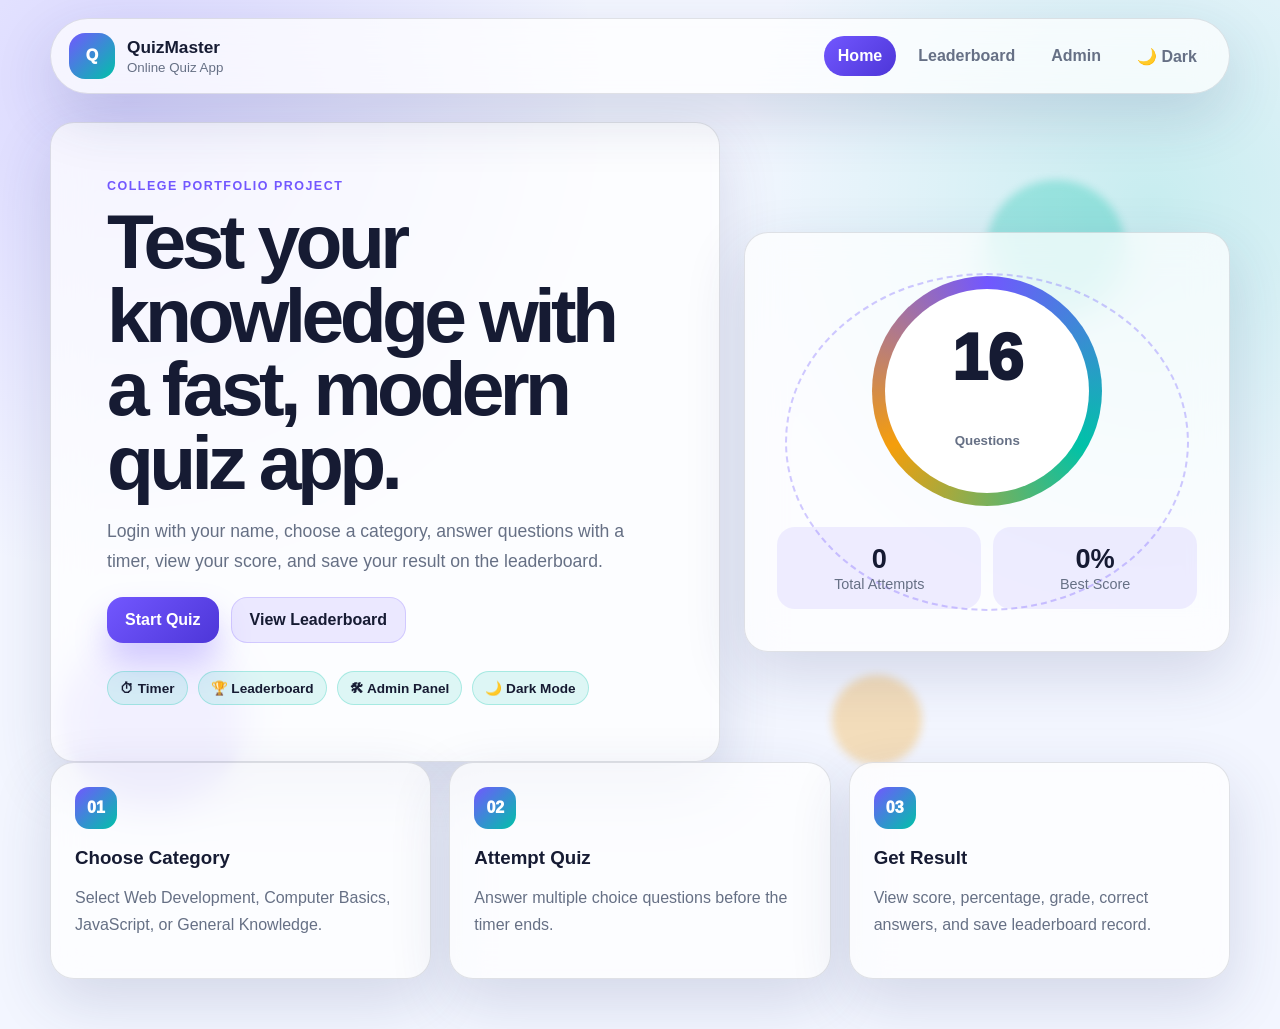
<file: index.html>
<!DOCTYPE html>
<html lang="en">
<head>
  <meta charset="UTF-8" />
  <meta name="viewport" content="width=device-width, initial-scale=1.0" />
  <meta name="description" content="Online Quiz App with timer, score calculation, leaderboard, admin question manager, dark mode and responsive design." />
  <title>Online Quiz App | QuizMaster</title>
  <link rel="stylesheet" href="style.css" />
</head>
<body>
  <div class="background-shapes">
    <span></span>
    <span></span>
    <span></span>
  </div>

  <header class="site-header">
    <a class="brand" href="#home" data-go="home">
      <span class="brand-icon">Q</span>
      <span>
        <strong>QuizMaster</strong>
        <small>Online Quiz App</small>
      </span>
    </a>

    <button class="menu-btn" id="menuBtn" aria-label="Open menu">☰</button>

    <nav class="nav" id="nav">
      <a href="#home" class="nav-link active" data-go="home">Home</a>
      <a href="#leaderboard" class="nav-link" data-go="leaderboard">Leaderboard</a>
      <a href="#admin" class="nav-link" data-go="admin">Admin</a>
      <button class="theme-btn" id="themeToggle" type="button">🌙 Dark</button>
    </nav>
  </header>

  <main>
    <section class="page active" id="home">
      <div class="hero">
        <div class="hero-content">
          <p class="eyebrow">College Portfolio Project</p>
          <h1>Test your knowledge with a fast, modern quiz app.</h1>
          <p class="hero-text">
            Login with your name, choose a category, answer questions with a timer,
            view your score, and save your result on the leaderboard.
          </p>

          <div class="hero-actions">
            <button class="primary-btn" data-go="startQuiz" type="button">Start Quiz</button>
            <button class="secondary-btn" data-go="leaderboard" type="button">View Leaderboard</button>
          </div>

          <div class="feature-pills">
            <span>⏱ Timer</span>
            <span>🏆 Leaderboard</span>
            <span>🛠 Admin Panel</span>
            <span>🌙 Dark Mode</span>
          </div>
        </div>

        <div class="hero-card">
          <div class="score-ring">
            <span id="heroQuestionCount">0</span>
            <small>Questions</small>
          </div>
          <div class="mini-stats">
            <article>
              <strong id="heroAttempts">0</strong>
              <span>Total Attempts</span>
            </article>
            <article>
              <strong id="heroBestScore">0%</strong>
              <span>Best Score</span>
            </article>
          </div>
        </div>
      </div>

      <div class="cards-grid">
        <article class="info-card">
          <span>01</span>
          <h3>Choose Category</h3>
          <p>Select Web Development, Computer Basics, JavaScript, or General Knowledge.</p>
        </article>
        <article class="info-card">
          <span>02</span>
          <h3>Attempt Quiz</h3>
          <p>Answer multiple choice questions before the timer ends.</p>
        </article>
        <article class="info-card">
          <span>03</span>
          <h3>Get Result</h3>
          <p>View score, percentage, grade, correct answers, and save leaderboard record.</p>
        </article>
      </div>
    </section>

    <section class="page" id="startQuiz">
      <div class="section-card setup-card">
        <div class="section-heading">
          <div>
            <p class="eyebrow">Get Started</p>
            <h2>Quiz Setup</h2>
          </div>
          <span class="badge">No backend required</span>
        </div>

        <form id="setupForm" class="setup-form">
          <label>
            Your Name *
            <input type="text" id="playerName" placeholder="Enter your full name" required />
            <small class="error" id="nameError"></small>
          </label>

          <label>
            Email
            <input type="email" id="playerEmail" placeholder="Optional email" />
          </label>

          <label>
            Select Category *
            <select id="categorySelect" required></select>
            <small class="error" id="categoryError"></small>
          </label>

          <label>
            Number of Questions
            <select id="limitSelect">
              <option value="5">5 Questions</option>
              <option value="10">10 Questions</option>
              <option value="all">All Questions</option>
            </select>
          </label>

          <button class="primary-btn full-btn" type="submit">Start Now</button>
        </form>
      </div>
    </section>

    <section class="page" id="quizPage">
      <div class="quiz-layout">
        <aside class="quiz-panel">
          <div class="timer-box">
            <span>Time Left</span>
            <strong id="timer">00:00</strong>
          </div>

          <div class="progress-box">
            <span>Progress</span>
            <div class="progress-track">
              <div class="progress-fill" id="progressFill"></div>
            </div>
            <small id="progressText">Question 1 of 5</small>
          </div>

          <div class="question-map" id="questionMap"></div>

          <button class="danger-btn full-btn" id="quitQuizBtn" type="button">Quit Quiz</button>
        </aside>

        <div class="section-card quiz-card">
          <div class="quiz-top">
            <div>
              <p class="eyebrow" id="quizCategoryLabel">Category</p>
              <h2 id="questionTitle">Question text</h2>
            </div>
            <span class="badge" id="questionMarks">1 Mark</span>
          </div>

          <div class="options" id="optionsBox"></div>

          <div class="quiz-actions">
            <button class="secondary-btn" id="prevBtn" type="button">Previous</button>
            <button class="secondary-btn" id="nextBtn" type="button">Next</button>
            <button class="primary-btn" id="submitQuizBtn" type="button">Submit Quiz</button>
          </div>
        </div>
      </div>
    </section>

    <section class="page" id="resultPage">
      <div class="section-card result-card">
        <div class="result-hero">
          <div>
            <p class="eyebrow">Quiz Completed</p>
            <h2 id="resultTitle">Great Work!</h2>
            <p id="resultMessage">Your result is ready.</p>
          </div>
          <div class="result-score">
            <strong id="resultPercent">0%</strong>
            <span id="resultGrade">Grade</span>
          </div>
        </div>

        <div class="result-grid">
          <article>
            <strong id="correctCount">0</strong>
            <span>Correct</span>
          </article>
          <article>
            <strong id="wrongCount">0</strong>
            <span>Wrong</span>
          </article>
          <article>
            <strong id="totalCount">0</strong>
            <span>Total</span>
          </article>
          <article>
            <strong id="timeTaken">00:00</strong>
            <span>Time Taken</span>
          </article>
        </div>

        <div class="result-actions">
          <button class="primary-btn" id="retryBtn" type="button">Try Again</button>
          <button class="secondary-btn" id="reviewBtn" type="button">Review Answers</button>
          <button class="secondary-btn" id="printResultBtn" type="button">Print Result</button>
        </div>

        <div class="review-box" id="reviewBox"></div>
      </div>
    </section>

    <section class="page" id="leaderboard">
      <div class="section-card">
        <div class="section-heading">
          <div>
            <p class="eyebrow">Top Scores</p>
            <h2>Leaderboard</h2>
          </div>
          <button class="danger-btn" id="clearLeaderboardBtn" type="button">Clear Records</button>
        </div>

        <div class="table-wrap">
          <table>
            <thead>
              <tr>
                <th>Rank</th>
                <th>Player</th>
                <th>Category</th>
                <th>Score</th>
                <th>Grade</th>
                <th>Date</th>
              </tr>
            </thead>
            <tbody id="leaderboardTable"></tbody>
          </table>
        </div>
        <p class="empty-message" id="leaderboardEmpty">No quiz attempts yet.</p>
      </div>
    </section>

    <section class="page" id="admin">
      <div class="section-card" id="adminLoginCard">
        <div class="section-heading">
          <div>
            <p class="eyebrow">Admin Access</p>
            <h2>Question Manager Login</h2>
          </div>
          <span class="badge">Demo Password</span>
        </div>

        <form id="adminLoginForm" class="setup-form">
          <label>
            Admin Password
            <input type="password" id="adminPassword" placeholder="Enter admin password" />
            <small class="hint">Default password: <b>admin123</b></small>
          </label>
          <button class="primary-btn full-btn" type="submit">Login as Admin</button>
        </form>
      </div>

      <div class="admin-dashboard hidden" id="adminDashboard">
        <div class="section-card">
          <div class="section-heading">
            <div>
              <p class="eyebrow">Admin Panel</p>
              <h2>Add / Edit Questions</h2>
            </div>
            <button class="secondary-btn" id="adminLogoutBtn" type="button">Logout</button>
          </div>

          <form id="questionForm" class="question-form">
            <input type="hidden" id="questionId" />

            <label>
              Category *
              <input type="text" id="questionCategory" placeholder="Example: JavaScript" />
              <small class="error" id="questionCategoryError"></small>
            </label>

            <label>
              Question *
              <textarea id="questionText" rows="3" placeholder="Enter question"></textarea>
              <small class="error" id="questionTextError"></small>
            </label>

            <div class="option-grid">
              <label>Option A * <input type="text" id="optionA" /></label>
              <label>Option B * <input type="text" id="optionB" /></label>
              <label>Option C * <input type="text" id="optionC" /></label>
              <label>Option D * <input type="text" id="optionD" /></label>
            </div>

            <label>
              Correct Answer *
              <select id="correctAnswer">
                <option value="">Select correct option</option>
                <option value="0">Option A</option>
                <option value="1">Option B</option>
                <option value="2">Option C</option>
                <option value="3">Option D</option>
              </select>
              <small class="error" id="correctAnswerError"></small>
            </label>

            <div class="form-actions">
              <button class="primary-btn" type="submit" id="saveQuestionBtn">Save Question</button>
              <button class="secondary-btn" type="button" id="resetQuestionBtn">Clear</button>
              <button class="danger-btn" type="button" id="resetDefaultQuestionsBtn">Reset Default Questions</button>
            </div>
          </form>
        </div>

        <div class="section-card">
          <div class="section-heading">
            <div>
              <p class="eyebrow">Questions</p>
              <h2>Question Bank</h2>
            </div>
            <input type="search" id="adminSearch" placeholder="Search questions..." />
          </div>

          <div id="questionList" class="question-list"></div>
        </div>
      </div>
    </section>
  </main>

  <div class="toast" id="toast"></div>

  <script src="app.js"></script>
</body>
</html>
</file>
<file: style.css>
/* ======================================================
   QuizMaster - Online Quiz App
   HTML + CSS + JavaScript Portfolio Project
====================================================== */

:root {
  --bg: #f3f6ff;
  --bg-2: #ffffff;
  --text: #161b33;
  --muted: #667085;
  --primary: #7257ff;
  --primary-dark: #4d36d8;
  --accent: #00c2a8;
  --warning: #f59e0b;
  --danger: #ef4444;
  --success: #16a34a;
  --border: rgba(22, 27, 51, 0.12);
  --shadow: 0 22px 60px rgba(46, 58, 115, 0.16);
  --radius: 24px;
}

[data-theme="dark"] {
  --bg: #090b1a;
  --bg-2: #13172b;
  --text: #f7f8ff;
  --muted: #a5acc7;
  --primary: #9d8cff;
  --primary-dark: #7257ff;
  --accent: #24e0c8;
  --border: rgba(247, 248, 255, 0.14);
  --shadow: 0 22px 60px rgba(0, 0, 0, 0.34);
}

* {
  box-sizing: border-box;
}

html {
  scroll-behavior: smooth;
}

body {
  margin: 0;
  min-height: 100vh;
  font-family: "Segoe UI", Arial, sans-serif;
  color: var(--text);
  background:
    radial-gradient(circle at 10% 10%, rgba(114, 87, 255, 0.20), transparent 32%),
    radial-gradient(circle at 90% 20%, rgba(0, 194, 168, 0.18), transparent 30%),
    var(--bg);
  overflow-x: hidden;
}

button,
input,
select,
textarea {
  font: inherit;
}

button {
  cursor: pointer;
}

.background-shapes span {
  position: fixed;
  border-radius: 999px;
  filter: blur(4px);
  opacity: 0.28;
  animation: float 8s ease-in-out infinite alternate;
  z-index: -1;
}

.background-shapes span:nth-child(1) {
  width: 180px;
  height: 180px;
  left: 5%;
  bottom: 10%;
  background: var(--primary);
}

.background-shapes span:nth-child(2) {
  width: 140px;
  height: 140px;
  right: 12%;
  top: 20%;
  background: var(--accent);
  animation-delay: 1s;
}

.background-shapes span:nth-child(3) {
  width: 90px;
  height: 90px;
  right: 28%;
  bottom: 15%;
  background: var(--warning);
  animation-delay: 2s;
}

@keyframes float {
  to {
    transform: translateY(-30px) translateX(20px) scale(1.08);
  }
}

.site-header {
  width: min(1180px, calc(100% - 28px));
  margin: 18px auto 0;
  padding: 14px 18px;
  border-radius: 999px;
  border: 1px solid var(--border);
  background: rgba(255, 255, 255, 0.72);
  backdrop-filter: blur(18px);
  box-shadow: var(--shadow);
  display: flex;
  align-items: center;
  justify-content: space-between;
  position: sticky;
  top: 16px;
  z-index: 50;
}

[data-theme="dark"] .site-header {
  background: rgba(19, 23, 43, 0.78);
}

.brand {
  text-decoration: none;
  color: var(--text);
  display: inline-flex;
  align-items: center;
  gap: 12px;
}

.brand-icon {
  width: 46px;
  height: 46px;
  border-radius: 16px;
  color: #fff;
  display: grid;
  place-items: center;
  font-weight: 1000;
  background: linear-gradient(135deg, var(--primary), var(--accent));
}

.brand strong {
  display: block;
  font-size: 1.08rem;
}

.brand small {
  color: var(--muted);
}

.nav {
  display: flex;
  align-items: center;
  gap: 8px;
}

.nav a,
.theme-btn {
  text-decoration: none;
  color: var(--muted);
  border: 0;
  background: transparent;
  padding: 11px 14px;
  border-radius: 999px;
  font-weight: 800;
  transition: 0.25s ease;
}

.nav a:hover,
.nav a.active,
.theme-btn:hover {
  color: #fff;
  background: linear-gradient(135deg, var(--primary), var(--primary-dark));
}

.menu-btn {
  display: none;
  border: 1px solid var(--border);
  background: var(--bg-2);
  color: var(--text);
  width: 42px;
  height: 42px;
  border-radius: 14px;
}

main {
  width: min(1180px, calc(100% - 28px));
  margin: 28px auto 50px;
}

.page {
  display: none;
  animation: fadeUp 0.45s ease;
}

.page.active {
  display: block;
}

.hidden {
  display: none !important;
}

@keyframes fadeUp {
  from {
    opacity: 0;
    transform: translateY(18px);
  }

  to {
    opacity: 1;
    transform: translateY(0);
  }
}

.hero {
  min-height: 640px;
  display: grid;
  grid-template-columns: 1.16fr 0.84fr;
  gap: 24px;
  align-items: center;
}

.hero-content,
.hero-card,
.section-card,
.info-card,
.quiz-panel {
  background: rgba(255, 255, 255, 0.72);
  border: 1px solid var(--border);
  backdrop-filter: blur(18px);
  border-radius: var(--radius);
  box-shadow: var(--shadow);
}

[data-theme="dark"] .hero-content,
[data-theme="dark"] .hero-card,
[data-theme="dark"] .section-card,
[data-theme="dark"] .info-card,
[data-theme="dark"] .quiz-panel {
  background: rgba(19, 23, 43, 0.76);
}

.hero-content {
  padding: clamp(28px, 5vw, 56px);
}

.eyebrow {
  margin: 0;
  color: var(--primary);
  font-size: 0.78rem;
  font-weight: 900;
  text-transform: uppercase;
  letter-spacing: 0.12em;
}

h1,
h2,
h3 {
  margin-top: 0;
}

.hero h1 {
  margin: 12px 0 16px;
  font-size: clamp(2.4rem, 6vw, 5.5rem);
  line-height: 0.96;
  letter-spacing: -0.06em;
}

.hero-text {
  color: var(--muted);
  max-width: 650px;
  font-size: 1.1rem;
  line-height: 1.7;
}

.hero-actions,
.result-actions,
.quiz-actions,
.form-actions {
  display: flex;
  flex-wrap: wrap;
  gap: 12px;
  margin-top: 20px;
}

.primary-btn,
.secondary-btn,
.danger-btn {
  border: 0;
  border-radius: 16px;
  padding: 13px 18px;
  font-weight: 900;
  transition: 0.25s ease;
}

.primary-btn {
  color: #fff;
  background: linear-gradient(135deg, var(--primary), var(--primary-dark));
  box-shadow: 0 18px 32px rgba(114, 87, 255, 0.28);
}

.secondary-btn {
  color: var(--text);
  background: rgba(114, 87, 255, 0.12);
  border: 1px solid rgba(114, 87, 255, 0.22);
}

.danger-btn {
  color: #fff;
  background: linear-gradient(135deg, var(--danger), #b91c1c);
}

.primary-btn:hover,
.secondary-btn:hover,
.danger-btn:hover {
  transform: translateY(-3px);
}

.full-btn {
  width: 100%;
}

.feature-pills {
  display: flex;
  flex-wrap: wrap;
  gap: 10px;
  margin-top: 28px;
}

.feature-pills span,
.badge {
  display: inline-flex;
  align-items: center;
  gap: 6px;
  color: var(--text);
  background: rgba(0, 194, 168, 0.12);
  border: 1px solid rgba(0, 194, 168, 0.25);
  padding: 8px 12px;
  border-radius: 999px;
  font-size: 0.85rem;
  font-weight: 900;
}

.hero-card {
  min-height: 420px;
  padding: 32px;
  display: grid;
  place-items: center;
  text-align: center;
  position: relative;
  overflow: hidden;
}

.hero-card::before {
  content: "";
  position: absolute;
  inset: 40px;
  border: 2px dashed rgba(114, 87, 255, 0.32);
  border-radius: 50%;
  animation: spin 18s linear infinite;
}

.score-ring {
  width: 230px;
  height: 230px;
  border-radius: 50%;
  display: grid;
  place-items: center;
  background:
    linear-gradient(var(--bg-2), var(--bg-2)) padding-box,
    conic-gradient(var(--primary), var(--accent), var(--warning), var(--primary)) border-box;
  border: 13px solid transparent;
  z-index: 1;
}

.score-ring span {
  font-size: 4rem;
  font-weight: 1000;
}

.score-ring small {
  color: var(--muted);
  font-weight: 800;
  margin-top: -40px;
}

.mini-stats {
  display: grid;
  grid-template-columns: repeat(2, 1fr);
  gap: 12px;
  width: 100%;
  z-index: 1;
}

.mini-stats article {
  background: rgba(114, 87, 255, 0.10);
  border-radius: 18px;
  padding: 16px;
}

.mini-stats strong {
  display: block;
  font-size: 1.7rem;
}

.mini-stats span {
  color: var(--muted);
  font-size: 0.9rem;
}

@keyframes spin {
  to {
    transform: rotate(360deg);
  }
}

.cards-grid {
  display: grid;
  grid-template-columns: repeat(3, 1fr);
  gap: 18px;
}

.info-card {
  padding: 24px;
  transition: 0.25s ease;
}

.info-card:hover {
  transform: translateY(-6px);
}

.info-card span {
  display: inline-grid;
  place-items: center;
  width: 42px;
  height: 42px;
  color: #fff;
  border-radius: 14px;
  font-weight: 1000;
  background: linear-gradient(135deg, var(--primary), var(--accent));
}

.info-card h3 {
  margin: 18px 0 8px;
}

.info-card p {
  color: var(--muted);
  line-height: 1.65;
}

.section-card {
  padding: clamp(22px, 4vw, 34px);
}

.setup-card {
  max-width: 760px;
  margin: 60px auto;
}

.section-heading {
  display: flex;
  justify-content: space-between;
  align-items: flex-start;
  gap: 18px;
  margin-bottom: 22px;
}

.section-heading h2 {
  margin: 8px 0 0;
  font-size: clamp(1.7rem, 4vw, 2.6rem);
}

.setup-form,
.question-form {
  display: grid;
  gap: 18px;
}

label {
  display: grid;
  gap: 8px;
  font-weight: 900;
}

input,
select,
textarea {
  width: 100%;
  border: 1px solid var(--border);
  color: var(--text);
  background: var(--bg-2);
  border-radius: 15px;
  padding: 13px 14px;
  outline: none;
  transition: 0.2s ease;
}

input:focus,
select:focus,
textarea:focus {
  border-color: var(--primary);
  box-shadow: 0 0 0 4px rgba(114, 87, 255, 0.16);
}

.error {
  color: var(--danger);
  min-height: 17px;
}

.hint {
  color: var(--muted);
  font-weight: 600;
}

.quiz-layout {
  display: grid;
  grid-template-columns: 300px 1fr;
  gap: 20px;
  align-items: start;
}

.quiz-panel {
  padding: 22px;
  position: sticky;
  top: 110px;
}

.timer-box,
.progress-box {
  background: rgba(114, 87, 255, 0.10);
  border: 1px solid rgba(114, 87, 255, 0.20);
  border-radius: 20px;
  padding: 18px;
  margin-bottom: 16px;
}

.timer-box span,
.progress-box span {
  color: var(--muted);
  display: block;
  font-weight: 800;
  margin-bottom: 6px;
}

.timer-box strong {
  font-size: 2.35rem;
}

.progress-track {
  height: 12px;
  background: rgba(114, 87, 255, 0.12);
  border-radius: 999px;
  overflow: hidden;
  margin: 12px 0 8px;
}

.progress-fill {
  height: 100%;
  width: 0%;
  border-radius: inherit;
  background: linear-gradient(90deg, var(--primary), var(--accent));
  transition: 0.25s ease;
}

.question-map {
  display: grid;
  grid-template-columns: repeat(5, 1fr);
  gap: 8px;
  margin-bottom: 18px;
}

.map-btn {
  border: 1px solid var(--border);
  color: var(--text);
  background: var(--bg-2);
  border-radius: 12px;
  min-height: 40px;
  font-weight: 900;
}

.map-btn.active {
  color: #fff;
  background: var(--primary);
}

.map-btn.answered {
  color: #fff;
  background: var(--success);
}

.quiz-card {
  min-height: 520px;
}

.quiz-top {
  display: flex;
  justify-content: space-between;
  gap: 16px;
  align-items: flex-start;
}

.quiz-top h2 {
  margin-top: 8px;
  font-size: clamp(1.45rem, 3vw, 2.35rem);
  line-height: 1.25;
}

.options {
  display: grid;
  gap: 14px;
  margin-top: 24px;
}

.option-btn {
  border: 1px solid var(--border);
  background: var(--bg-2);
  color: var(--text);
  padding: 18px;
  border-radius: 18px;
  text-align: left;
  font-weight: 800;
  transition: 0.2s ease;
}

.option-btn:hover {
  border-color: var(--primary);
  transform: translateY(-2px);
}

.option-btn.selected {
  color: #fff;
  border-color: transparent;
  background: linear-gradient(135deg, var(--primary), var(--primary-dark));
}

.quiz-actions {
  justify-content: space-between;
  margin-top: 30px;
}

.result-hero {
  display: grid;
  grid-template-columns: 1fr 190px;
  gap: 18px;
  align-items: center;
  padding: 24px;
  border-radius: 22px;
  background: linear-gradient(135deg, rgba(114, 87, 255, 0.14), rgba(0, 194, 168, 0.14));
}

.result-hero h2 {
  font-size: clamp(2rem, 4vw, 3.2rem);
  margin: 8px 0;
}

.result-hero p {
  color: var(--muted);
}

.result-score {
  aspect-ratio: 1;
  border-radius: 50%;
  color: #fff;
  display: grid;
  place-items: center;
  background: linear-gradient(135deg, var(--primary), var(--accent));
  box-shadow: var(--shadow);
}

.result-score strong {
  font-size: 3rem;
}

.result-score span {
  margin-top: -48px;
  font-weight: 900;
}

.result-grid {
  margin-top: 18px;
  display: grid;
  grid-template-columns: repeat(4, 1fr);
  gap: 14px;
}

.result-grid article {
  text-align: center;
  border: 1px solid var(--border);
  border-radius: 18px;
  padding: 20px;
  background: var(--bg-2);
}

.result-grid strong {
  display: block;
  font-size: 2rem;
}

.result-grid span {
  color: var(--muted);
  font-weight: 800;
}

.review-box {
  display: none;
  margin-top: 24px;
}

.review-box.show {
  display: grid;
  gap: 14px;
}

.review-item {
  border: 1px solid var(--border);
  border-radius: 18px;
  background: var(--bg-2);
  padding: 18px;
}

.review-item h4 {
  margin: 0 0 12px;
}

.correct {
  color: var(--success);
  font-weight: 900;
}

.incorrect {
  color: var(--danger);
  font-weight: 900;
}

.table-wrap {
  border: 1px solid var(--border);
  border-radius: 18px;
  overflow-x: auto;
}

table {
  width: 100%;
  border-collapse: collapse;
  min-width: 760px;
}

th,
td {
  text-align: left;
  padding: 16px;
  border-bottom: 1px solid var(--border);
}

th {
  color: var(--muted);
  background: rgba(114, 87, 255, 0.08);
  text-transform: uppercase;
  font-size: 0.8rem;
  letter-spacing: 0.08em;
}

tr:last-child td {
  border-bottom: 0;
}

.empty-message {
  text-align: center;
  padding: 24px;
  color: var(--muted);
  display: none;
}

.option-grid {
  display: grid;
  grid-template-columns: repeat(2, 1fr);
  gap: 14px;
}

.question-list {
  display: grid;
  gap: 14px;
}

.question-item {
  border: 1px solid var(--border);
  background: var(--bg-2);
  border-radius: 18px;
  padding: 18px;
}

.question-item h3 {
  margin-bottom: 8px;
}

.question-item p {
  color: var(--muted);
}

.question-actions {
  display: flex;
  flex-wrap: wrap;
  gap: 10px;
}

.mini-btn {
  border: 1px solid var(--border);
  color: var(--text);
  background: transparent;
  border-radius: 12px;
  padding: 9px 12px;
  font-weight: 900;
}

.mini-btn.edit {
  color: var(--primary);
}

.mini-btn.delete {
  color: var(--danger);
}

.toast {
  position: fixed;
  right: 22px;
  bottom: 22px;
  color: var(--bg-2);
  background: var(--text);
  padding: 14px 18px;
  border-radius: 16px;
  box-shadow: var(--shadow);
  opacity: 0;
  pointer-events: none;
  transform: translateY(20px);
  transition: 0.25s ease;
  z-index: 100;
}

.toast.show {
  opacity: 1;
  transform: translateY(0);
}

@media (max-width: 950px) {
  .hero,
  .quiz-layout {
    grid-template-columns: 1fr;
  }

  .hero {
    min-height: auto;
  }

  .quiz-panel {
    position: static;
  }

  .cards-grid,
  .result-grid {
    grid-template-columns: repeat(2, 1fr);
  }

  .result-hero {
    grid-template-columns: 1fr;
  }

  .result-score {
    width: 190px;
    margin-inline: auto;
  }
}

@media (max-width: 720px) {
  .site-header {
    border-radius: 24px;
    align-items: flex-start;
  }

  .menu-btn {
    display: inline-grid;
    place-items: center;
  }

  .nav {
    position: absolute;
    top: 74px;
    left: 0;
    right: 0;
    display: none;
    flex-direction: column;
    align-items: stretch;
    padding: 12px;
    border: 1px solid var(--border);
    background: var(--bg-2);
    border-radius: 22px;
    box-shadow: var(--shadow);
  }

  .nav.open {
    display: flex;
  }

  .nav a,
  .theme-btn {
    text-align: left;
  }

  .hero h1 {
    letter-spacing: -0.04em;
  }

  .cards-grid,
  .result-grid,
  .option-grid,
  .mini-stats {
    grid-template-columns: 1fr;
  }

  .hero-actions button,
  .quiz-actions button,
  .result-actions button,
  .form-actions button {
    width: 100%;
  }

  .section-heading,
  .quiz-top {
    flex-direction: column;
  }

  .question-map {
    grid-template-columns: repeat(4, 1fr);
  }
}

@media print {
  .site-header,
  .result-actions,
  .background-shapes,
  .toast {
    display: none !important;
  }

  body {
    background: #fff;
    color: #000;
  }

  main {
    width: 100%;
  }

  .section-card {
    box-shadow: none;
    border: 1px solid #ddd;
  }
}
</file>
